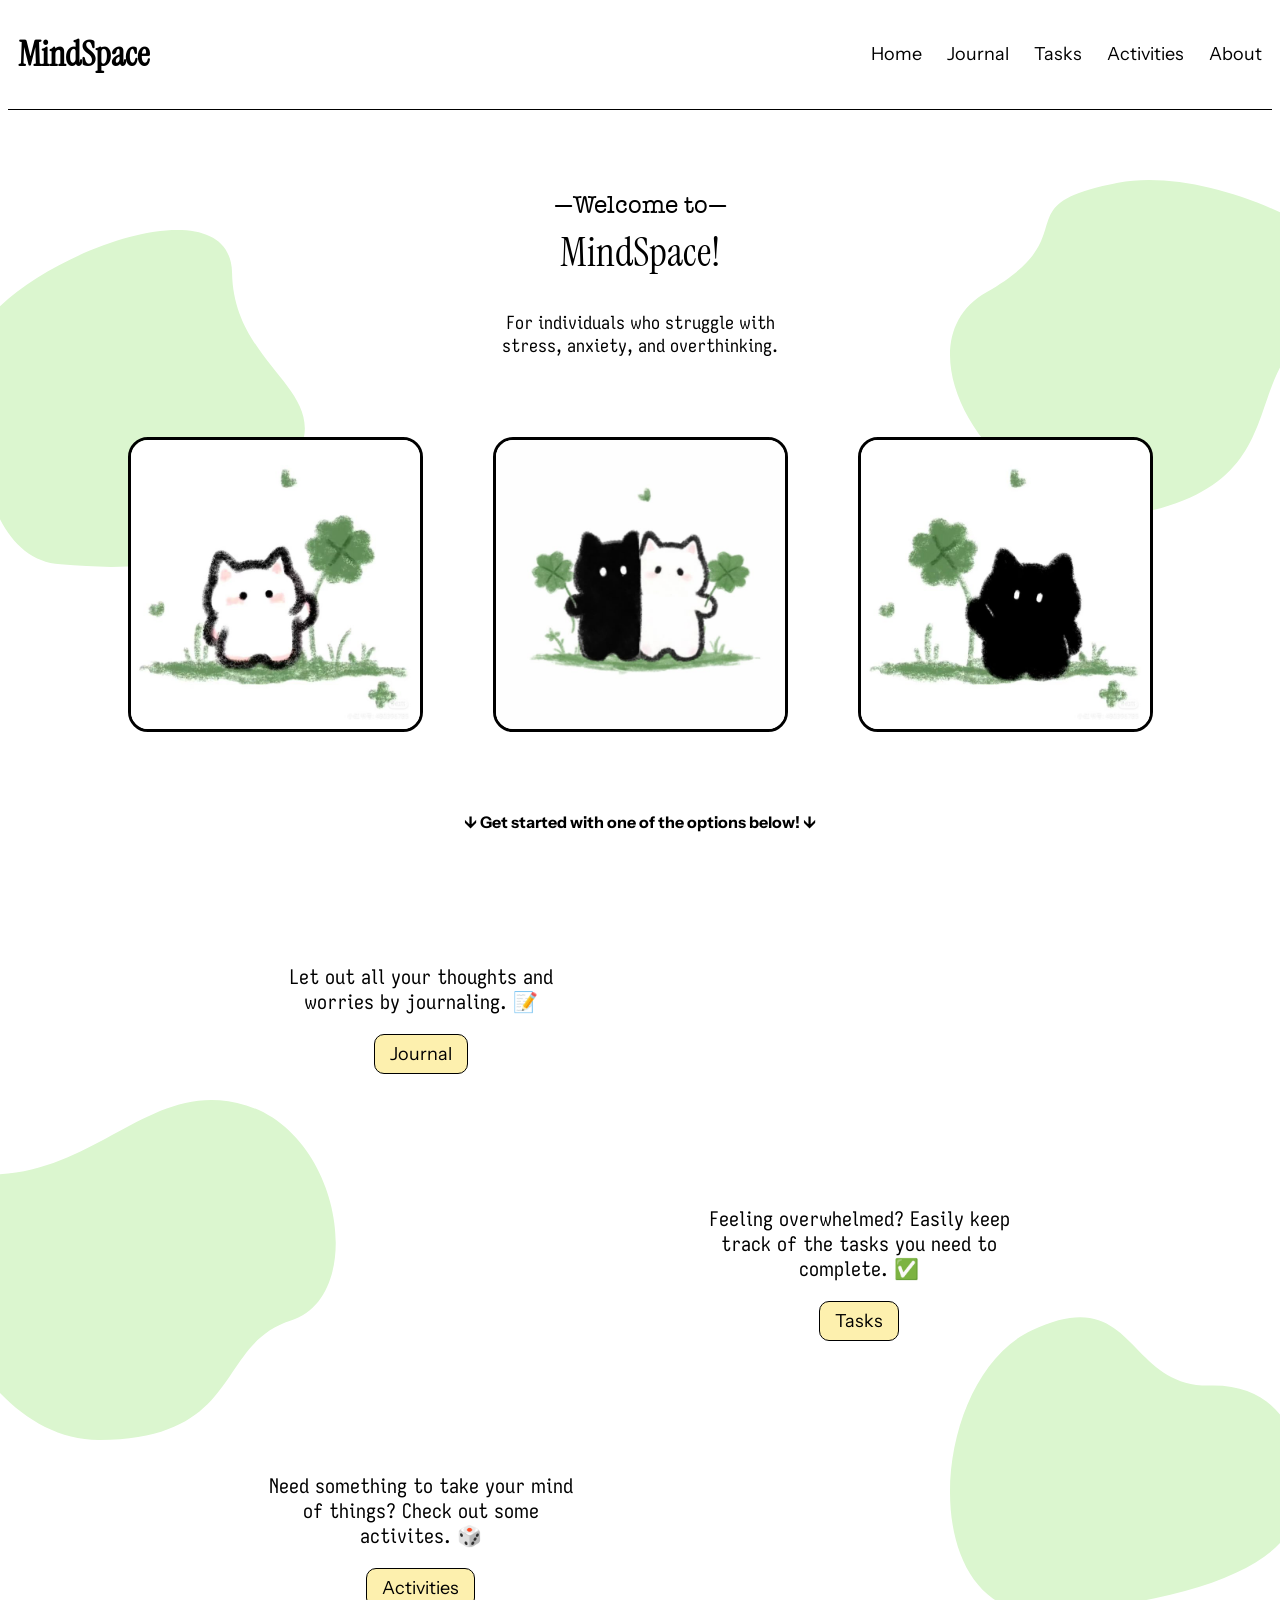
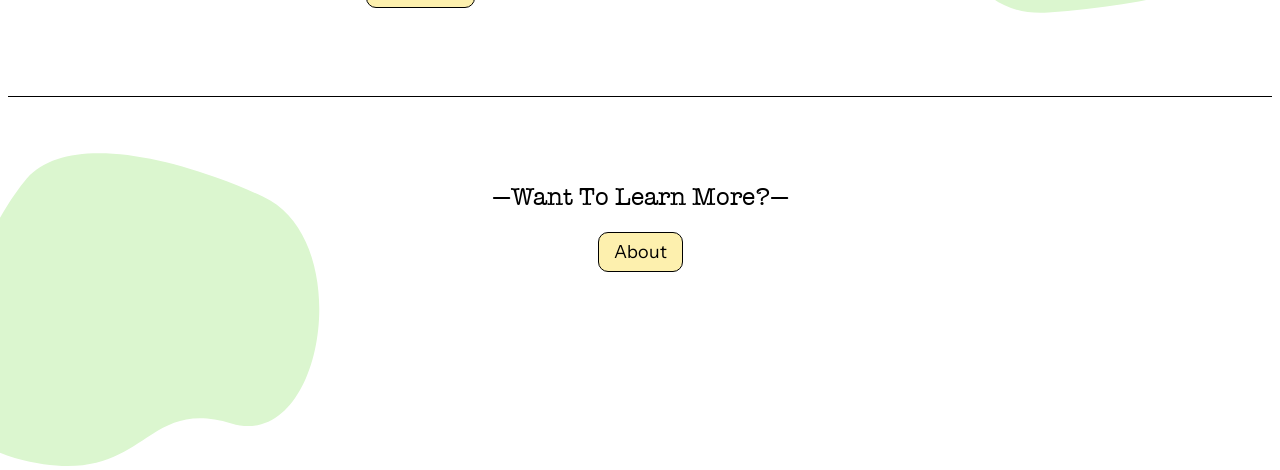
<file: index.html>
<!DOCTYPE html>
<html lang="en">
<head>
    <meta charset="UTF-8">
    <title>MindSpace</title>
    <link rel="stylesheet" href="styles.css">
</head>

<body>

    <div>
        <img src="./assets/vector1.svg" id="hvector1" alt="">
        <img src="./assets/vector2.svg" id="hvector2" alt="">
        <img src="./assets/vector3.svg" id="hvector3" alt="">
        <img src="./assets/vector4.svg" id="hvector4" alt="">
        <img src="./assets/vector5.svg" id="hvector5" alt="">
    </div>

    <div id="navbar">
        <h1>MindSpace</h1>

        <nav>
            <ul>
                <li><a href="index.html">Home</a></li>
                <li><a href ="journal.html">Journal</a></li>
                <li><a href ="tasks.html">Tasks</a></li>
                <li><a href ="activities.html">Activities</a></li>
                <li><a href ="about.html">About</a></li>
            </ul>
        </nav>
    </div>

    <hr>

    <div id="homeIntroText">
        <h2>—Welcome to—</h2>
        <h2 class="mindSpaceText">MindSpace!</h2>
        <p class="pageDescription">For individuals who struggle with stress, anxiety, and overthinking.</p>
     </div>

     <div id="homeImages">
        <img src="./images/homeImg1.jpg" class="homeImage"alt="">
        <img src="./images/homeImg2.jpg" class="homeImage"alt="">
        <img src="./images/homeImg3.jpg" class="homeImage"alt="">
     </div>

     <p id="websiteIntroText2"><b>↓ Get started with one of the options below! ↓</b></p>


     <div id="journalSection">
        <p id="journalText">Let out all your thoughts and worries by journaling. 📝</p>
        <button id="hJournalButton" onclick="location.href='journal.html'">Journal</button>
    </div>

    <div id="tasksSection">
        <p id="tasksText">Feeling overwhelmed? Easily keep track of the tasks you need to complete. ✅</p>
        <button id="hTasksButton" onclick="location.href='tasks.html'">Tasks</button>
    </div>

    <div id="activitiesSection">
        <p id="activitiesText">Need something to take your mind of things? Check out some activites. 🎲</p>
        <button id="hActivitiesButton" onclick="location.href='activities.html'">Activities</button>
    </div>

    <hr>

    <div id="aboutSection">
        <h2>—Want To Learn More?—</h2>
        <button id="aboutSelectionText" onclick="location.href='about.html'">About</button>
    </div>

    <script src="script.js"></script>

</body>

</html>
</file>
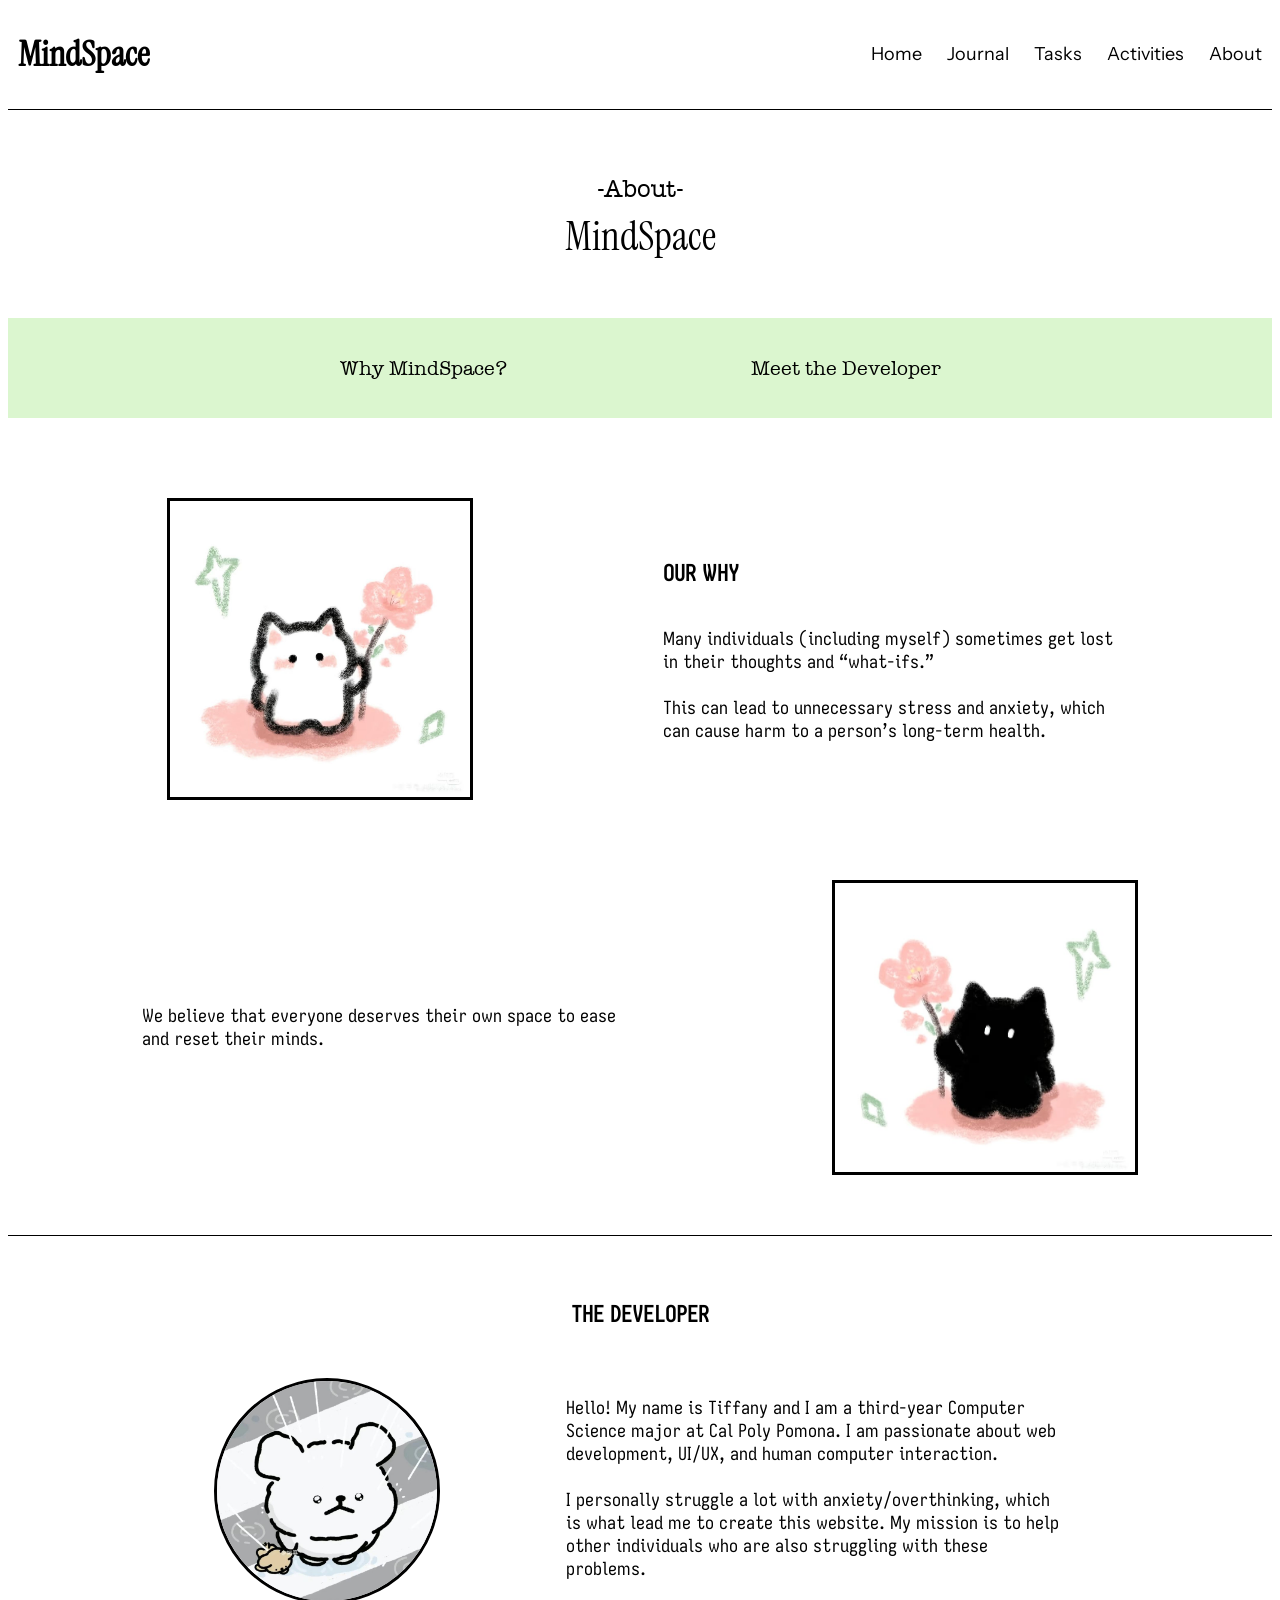
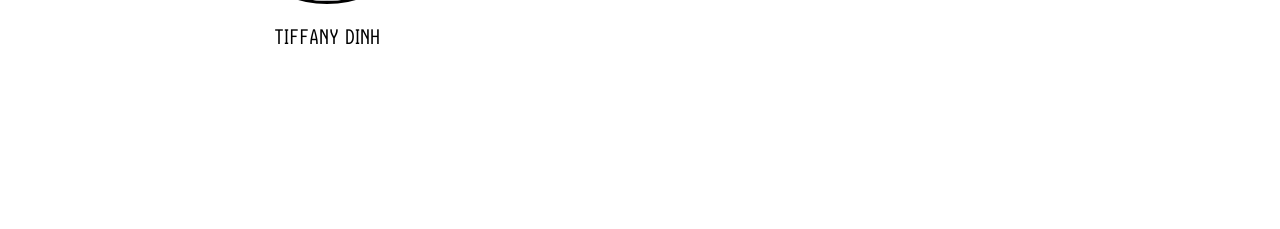
<file: about.html>
<!DOCTYPE html>
<html lang="en">
<head>
    <meta charset="UTF-8">
    <title>MindSpace</title>
    <link rel="stylesheet" href="styles.css">
</head>

<body>
    <div id="navbar">
        <h1>MindSpace</h1>

        <nav>
            <ul>
                <li><a href="index.html">Home</a></li>
                <li><a href ="journal.html">Journal</a></li>
                <li><a href ="tasks.html">Tasks</a></li>
                <li><a href ="activities.html">Activities</a></li>
                <li><a href ="about.html">About</a></li>
            </ul>
        </nav>
    </div>

    <hr>

    <div id="intro-text">
        <h2>-About-</h2>
        <h2 class="mindSpaceText">MindSpace</h2>
    </div>

    <div class="pageSelection">
        <a href="#scrollTo1" class="pageSelectionText" id="scrollTo1">Why MindSpace?</a>
        <a href="#theDeveloperText"class="pageSelectionText">Meet the Developer</a>
    </div>

    <div class="aboutDescription">

        <img src="./images/aboutImg1.jpg" class="aboutImage" alt="">

        <div class="aboutSectionAllText">

            <p id="aboutSection1Header">OUR WHY</p>

            <p class="aboutSectionText">
            Many individuals (including myself) sometimes get lost in their thoughts and “what-ifs.” 
            <br> <br>
            This can lead to unnecessary stress and anxiety, which can cause harm to a person’s long-term health.
        </p>
        </div>
    </div>


    <div class="aboutDescription">
        <p id="aboutSectionText2">We believe that everyone deserves their own space to ease and reset their minds.</p>
        
        <img src="./images/aboutImg2.jpg" class="aboutImage" alt="">
    </div>

    <hr>

    <p id="theDeveloperText">THE DEVELOPER</p>

    <div id="aboutDeveloperSection">
        <div id="developerInfo">
            <img src="./images/developerImg.jpg" id="developerImage"alt="Image of Developer">
            <p id="developerName">TIFFANY DINH</p>
        </div>

        <div id="developerInfoText">
            <p>
                Hello! My name is Tiffany and I am a third-year Computer Science major at Cal Poly Pomona. I am passionate about web development, UI/UX, and human computer interaction.
                <br> <br>
                I personally struggle a lot with anxiety/overthinking, which is what lead me to create this website. My mission is to help other individuals who are also struggling with these problems.
            </p>
        </div> 
    
    </div>

</body>

</html>
</file>
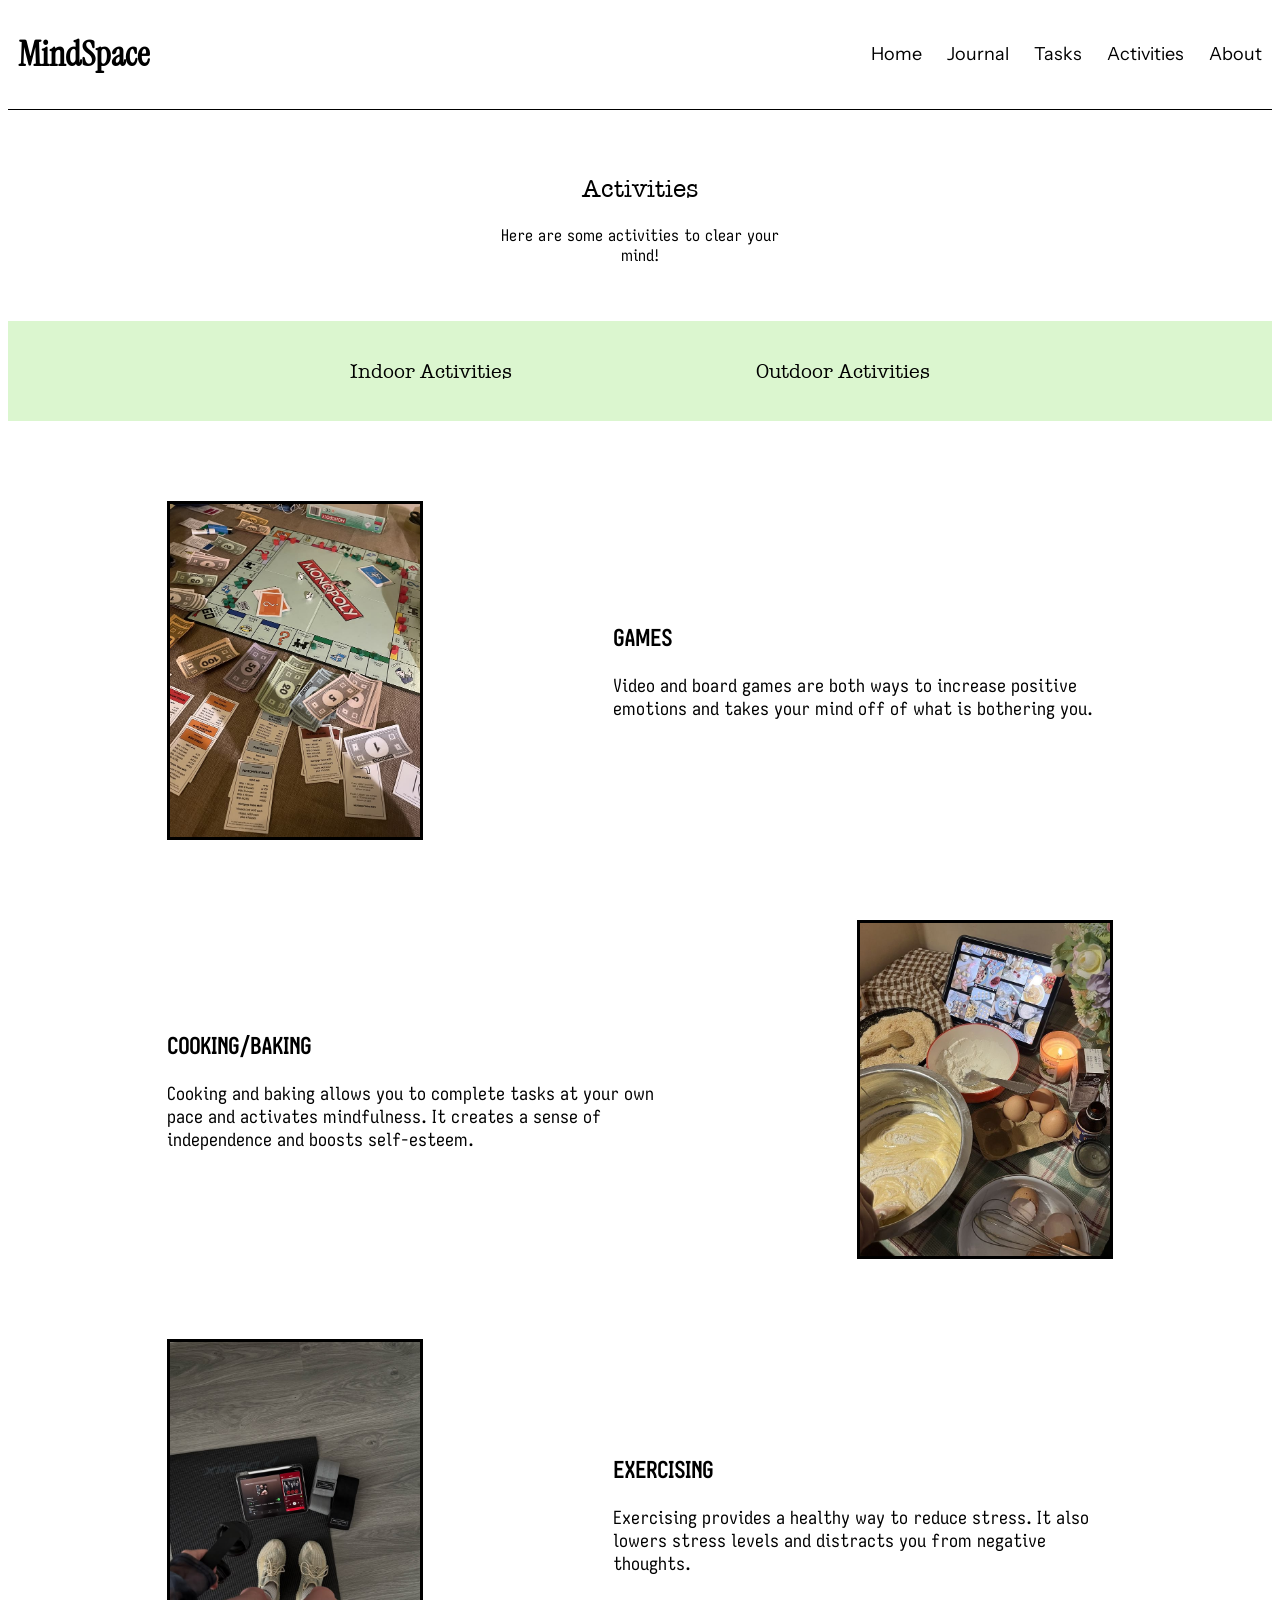
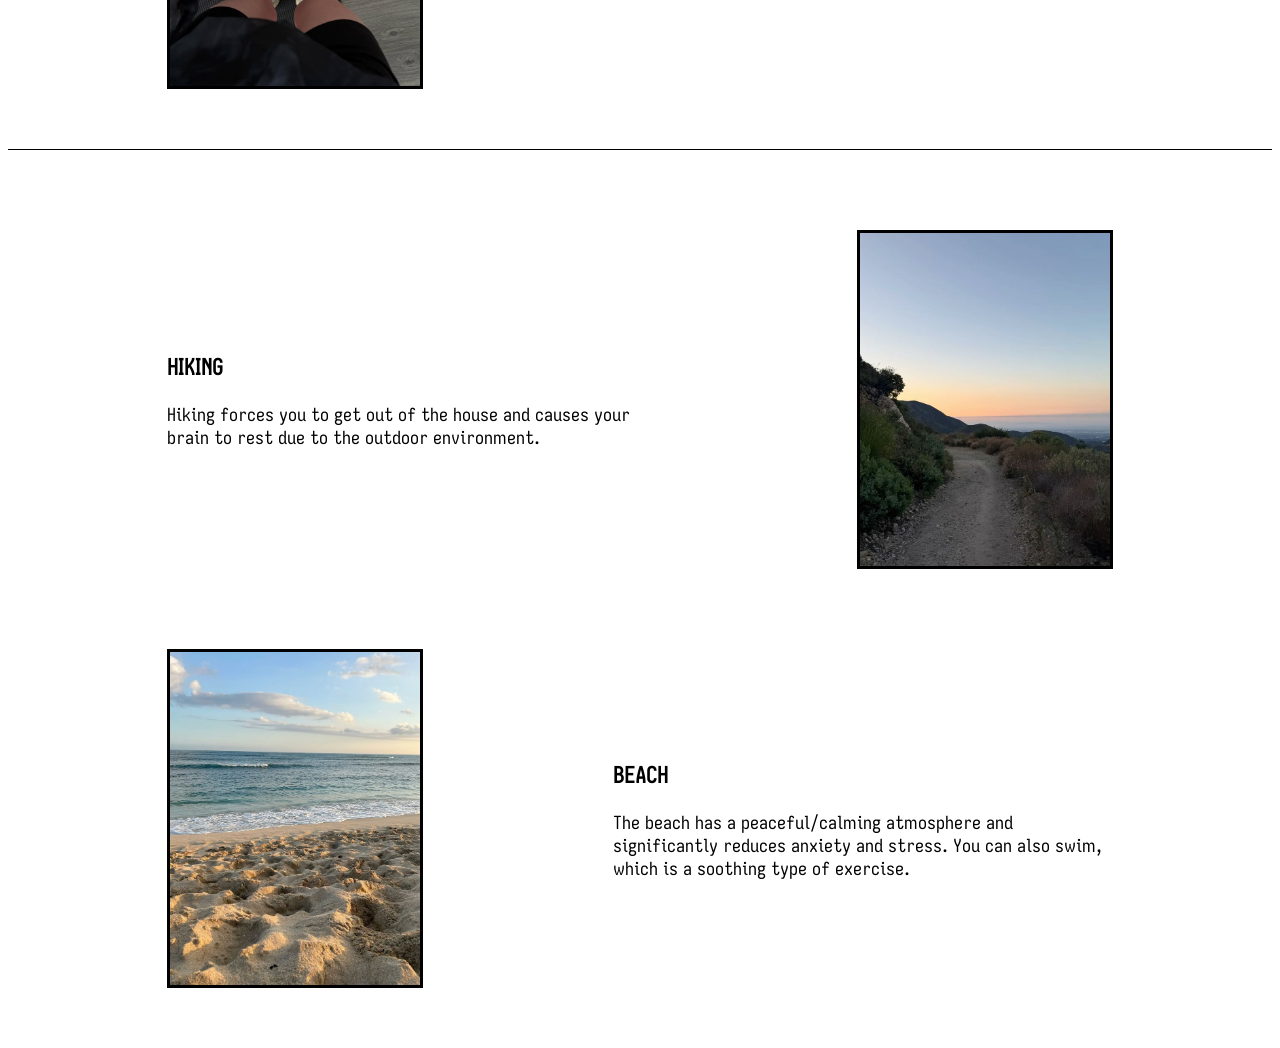
<file: activities.html>
<!DOCTYPE html>
<html lang="en">
<head>
    <meta charset="UTF-8">
    <title>MindSpace</title>
    <link rel="stylesheet" href="styles.css">
</head>

<body>
    <div id="navbar">
        <h1>MindSpace</h1>

        <nav>
            <ul>
                <li><a href="index.html">Home</a></li>
                <li><a href ="journal.html">Journal</a></li>
                <li><a href ="tasks.html">Tasks</a></li>
                <li><a href ="activities.html">Activities</a></li>
                <li><a href ="about.html">About</a></li>
            </ul>
        </nav>
    </div>

    <hr>

    <div id="intro-text">
        <h2>Activities</h2>
        <p class="pageDescription">Here are some activities to clear your mind!</p>
    </div>

    <div class="pageSelection">
        <a href="#scrollToIndoor" class="pageSelectionText" id="scrollToIndoor">Indoor Activities</a>
        <a href="#scrollToOutdoor" class="pageSelectionText">Outdoor Activities</a>
    </div>


    <div class="activitySection">

        <img src="./images/activitiesGames.jpg" class="activityImg" alt="">

        <div>
            <p class="activityHeader">GAMES</p>
            <p class="activityDescription">Video and board games are both ways to increase positive emotions and takes your mind off of what is bothering you. </p>
        </div>

    </div>

    <div class="activitySection">

        <div>
            <p class="activityHeader">COOKING/BAKING</p>
            <p class="activityDescription">Cooking and baking allows you to complete tasks at your own pace and activates mindfulness. It creates a sense of independence and boosts self-esteem. </p>
        </div>

        <img src="./images/activitiesBaking.jpg" class="activityImg" alt="">

    </div>

    <div class="activitySection">

        <img src="./images/activitiesExercising.jpg" class="activityImg" alt="">

        <div>
            <p class="activityHeader">EXERCISING</p>
            <p class="activityDescription">Exercising provides a healthy way to reduce stress. It also lowers stress levels and distracts you from negative thoughts.</p>
        </div>

    </div>

    <hr>

    <div class="activitySection">

        <div>
            <p class="activityHeader" id="scrollToOutdoor" >HIKING</p>
            <p class="activityDescription">Hiking forces you to get out of the house and causes your brain to rest due to the outdoor environment. </p>
        </div>

        <img src="./images/activitiesHiking.jpg" class="activityImg" alt="">

    </div>

    <div class="activitySection">

        <img src="./images/activitiesBeach.jpg" class="activityImg" alt="">

        <div>
            <p class="activityHeader">BEACH</p>
            <p class="activityDescription">The beach has a peaceful/calming atmosphere and significantly reduces anxiety and stress. You can also swim, which is a soothing type of exercise.</p>
        </div>

    </div>


</body>

</html>
</file>
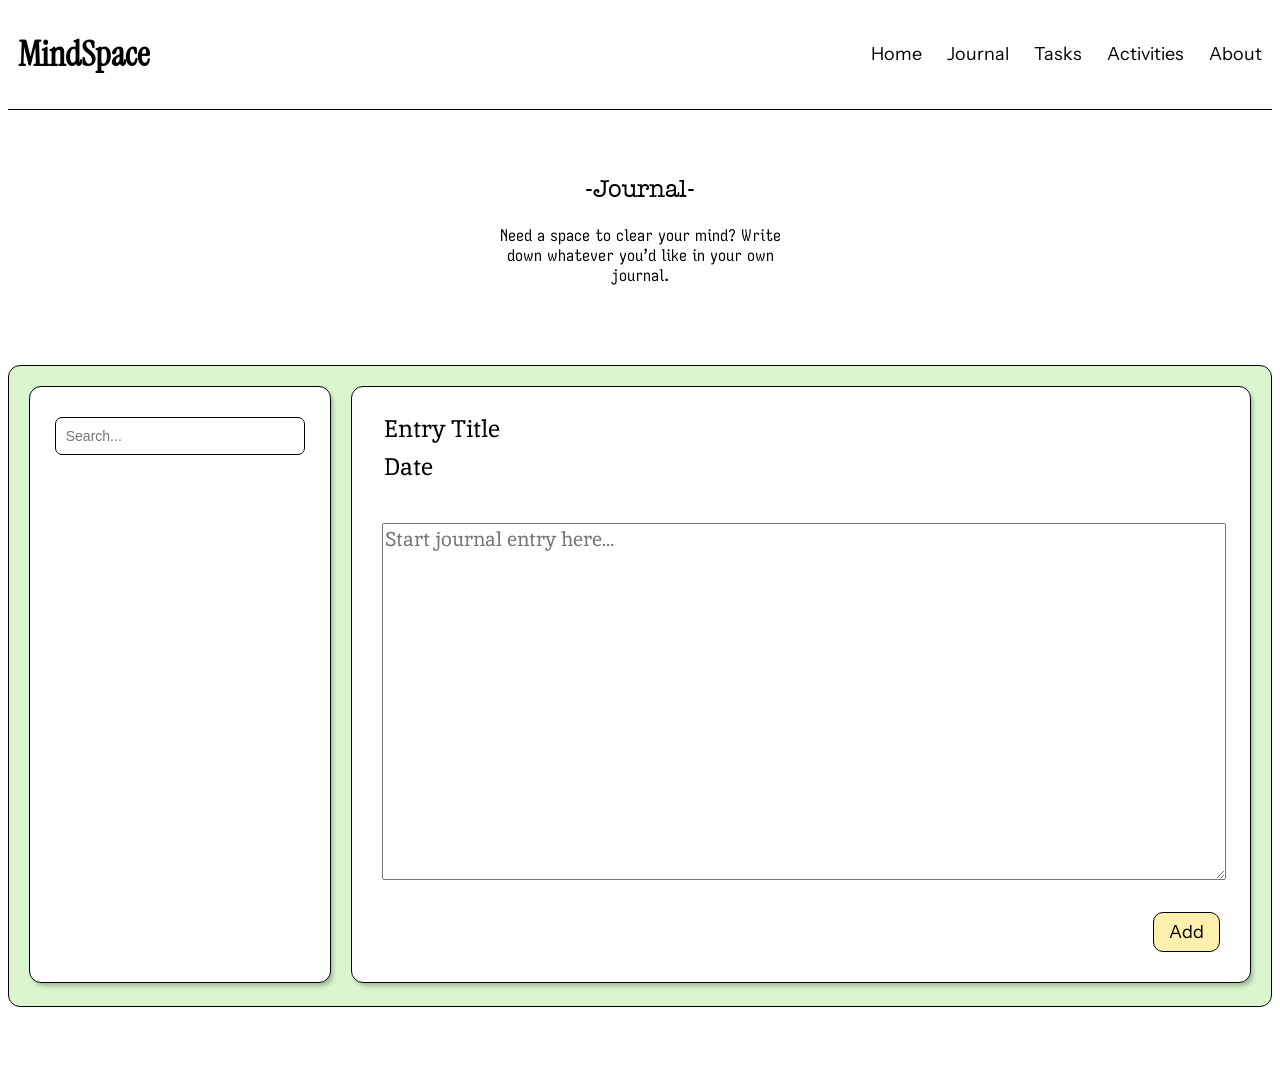
<file: journal.html>
<!DOCTYPE html>
<html lang="en">
<head>
    <meta charset="UTF-8">
    <title>MindSpace</title>
    <link rel="stylesheet" href="styles.css">
</head>

<body>

    <div id="navbar">
        <h1>MindSpace</h1>

        <nav>
            <ul>
                <li><a href="index.html">Home</a></li>
                <li><a href ="journal.html">Journal</a></li>
                <li><a href ="tasks.html">Tasks</a></li>
                <li><a href ="activities.html">Activities</a></li>
                <li><a href ="about.html">About</a></li>
            </ul>
        </nav>
    </div>

    <hr>

    <div class="introText">
        <h2>-Journal-</h2>
        <p class="pageDescription">Need a space to clear your mind? Write down whatever you’d like in your own journal.</p>
    </div>

    <div id="journalContainer">
        
        <div id="containers">
            <div id="entriesContainer">
                <input type="text" name="search" id="searchInput" placeholder="Search...">

                <div>
                    <ul id="entries">
                        <!-- <li><span>Jan 16, 2026</span><br>Bro, I'm Cooked</li> 
                        <li><span>March 01, 2026</span><br>Another Long Day</li>
                        <li><span>June 24, 2026</span><br>Stressed at Work</li>
                        -->
                    </ul>
                </div>

            </div>

            <div id="newEntryContainer">
                <input type="text" name="entryTitle" id="entryTitleInput" placeholder="Entry Title">
                <br>
                <input type="text" name="date" id="dateInput" placeholder="Date">
                <textarea name="entry" id="entryInput" placeholder="Start journal entry here..."></textarea>

                <button onclick="addEntry()" id="addEntryButton">Add</button>
            </div>
        </div>

    </div>

    <script src="journal.js"></script>

</body>

</html>
</file>
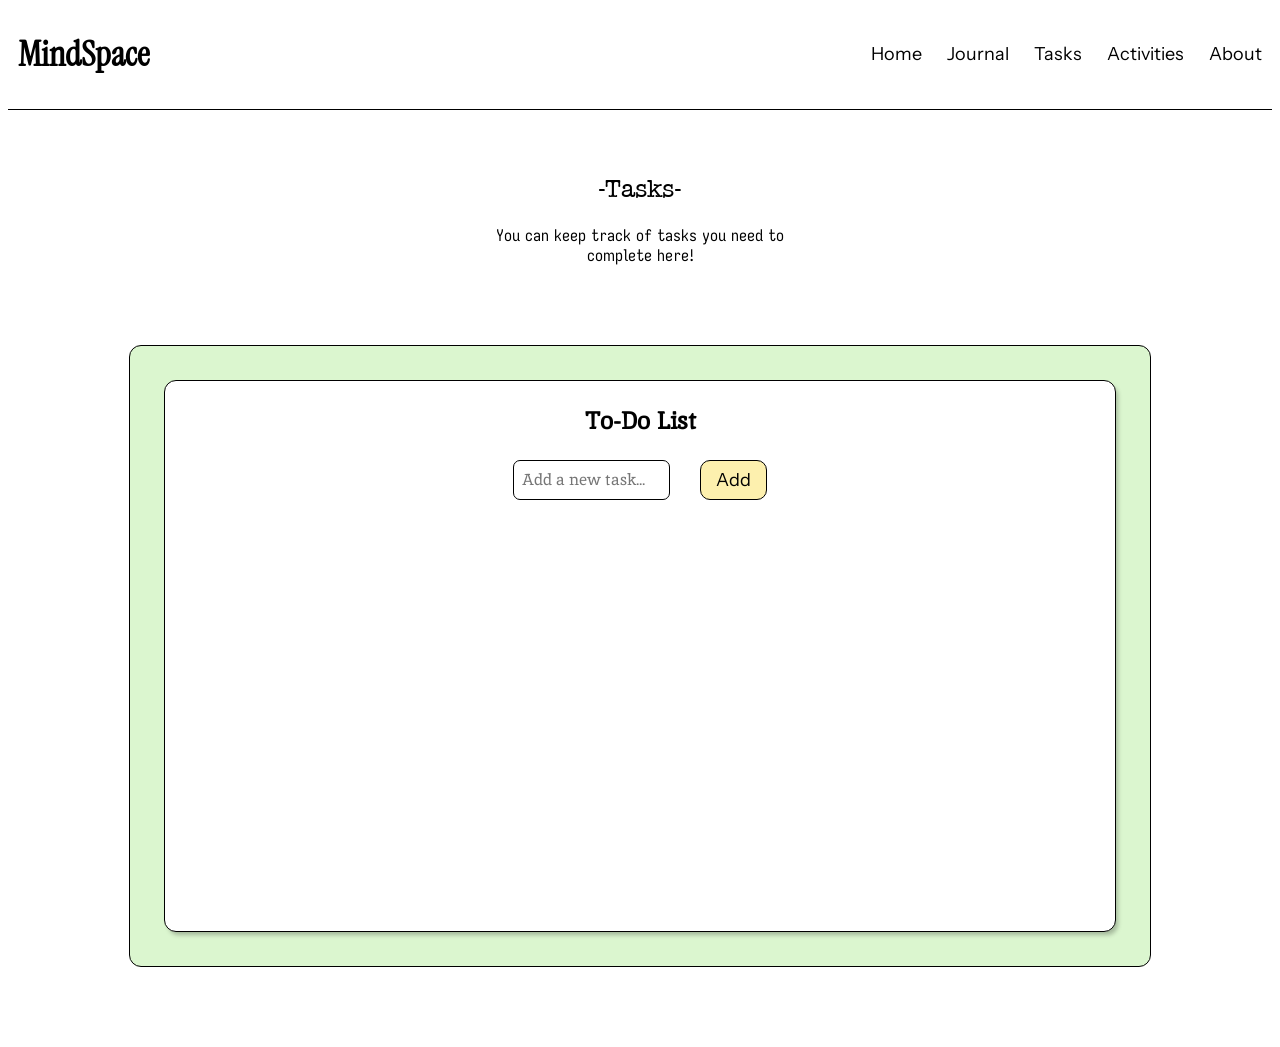
<file: tasks.html>
<!DOCTYPE html>
<html lang="en">
<head>
    <meta charset="UTF-8">
    <title>MindSpace</title>
    <link rel="stylesheet" href="styles.css">
</head>

<body>
    <div id="navbar">
        <h1>MindSpace</h1>

        <nav>
            <ul>
                <li><a href="index.html">Home</a></li>
                <li><a href ="journal.html">Journal</a></li>
                <li><a href ="tasks.html">Tasks</a></li>
                <li><a href ="activities.html">Activities</a></li>
                <li><a href ="about.html">About</a></li>
            </ul>
        </nav>
    </div>

    <hr>

    <div id="intro-text">
        <h2>-Tasks-</h2>
        <p class="pageDescription">You can keep track of tasks you need to complete here!</p>
    </div>

    <div id="to-doContainer">
        <div id="to-doList">
            <h3>To-Do List</h3>

            <div class="row">
                <input type="text" name="task" id="inputTask" placeholder="Add a new task...">
            <button onclick="addTask()">Add</button>
            </div>

            <div>
                <ul id="tasksContainer">
                    <!-- <li>Task</li> -->
                </ul>
            </div>

        </div>
    </div>

    <script src="tasks.js"></script>

</body>

</html>
</file>
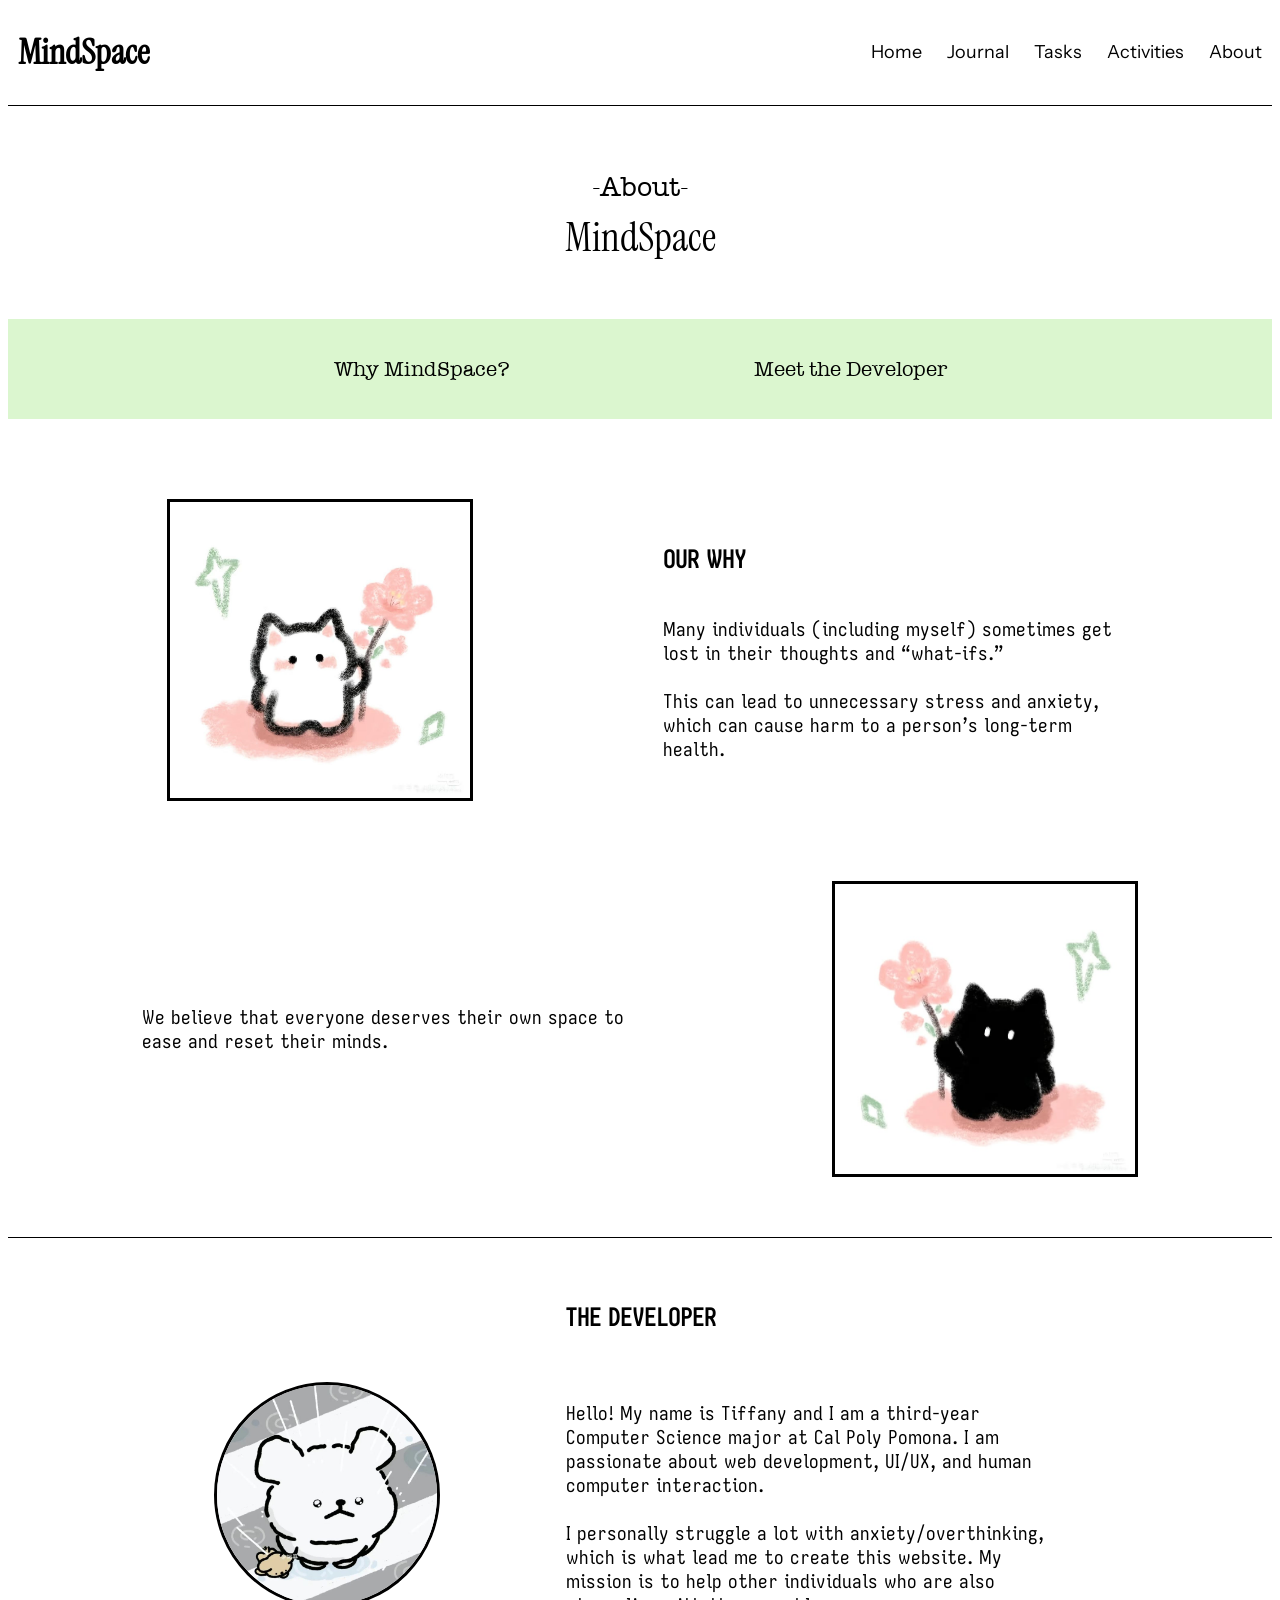
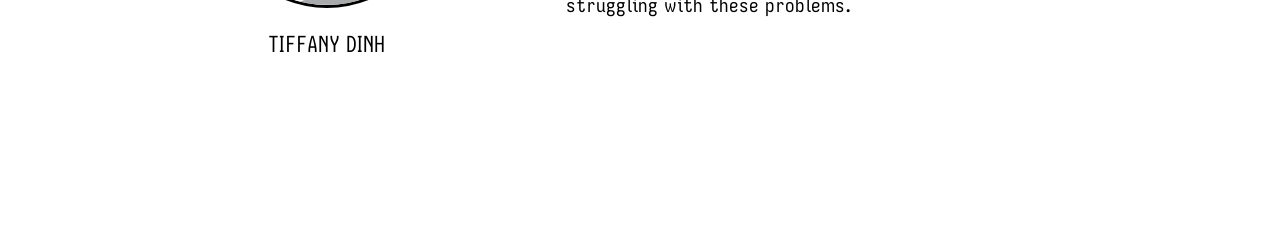
<file: docs/about.html>
<!DOCTYPE html>
<html lang="en">
<head>
    <meta charset="UTF-8">
    <title>MindSpace</title>
    <link rel="stylesheet" href="styles.css">
</head>

<body>
    <div id="navbar">
        <h1><a href="index.html">MindSpace</a></h1>

        <nav>
            <ul>
                <li><a href="index.html">Home</a></li>
                <li><a href ="journal.html">Journal</a></li>
                <li><a href ="tasks.html">Tasks</a></li>
                <li><a href ="activities.html">Activities</a></li>
                <li><a href ="about.html">About</a></li>
            </ul>
        </nav>
    </div>

    <hr>

    <div id="intro-text">
        <h2>-About-</h2>
        <h2 class="mindSpaceText">MindSpace</h2>
    </div>

    <div class="pageSelection">
        <a href="#scrollTo1" class="pageSelectionText" id="scrollTo1">Why MindSpace?</a>
        <a href="#theDeveloperText"class="pageSelectionText">Meet the Developer</a>
    </div>

    <div class="aboutDescription">

        <img src="./images/aboutImg1.jpg" class="aboutImage" alt="">

        <div class="aboutSectionAllText">

            <p id="aboutSection1Header">OUR WHY</p>

            <p class="aboutSectionText">
            Many individuals (including myself) sometimes get lost in their thoughts and “what-ifs.” 
            <br> <br>
            This can lead to unnecessary stress and anxiety, which can cause harm to a person’s long-term health.
        </p>
        </div>
    </div>


    <div class="aboutDescription">
        <p id="aboutSectionText2">We believe that everyone deserves their own space to ease and reset their minds.</p>
        
        <img src="./images/aboutImg2.jpg" class="aboutImage" alt="">
    </div>

    <hr>

    <p id="theDeveloperText">THE DEVELOPER</p>

    <div id="aboutDeveloperSection">
        <div id="developerInfo">
            <img src="./images/developerImg.jpg" id="developerImage"alt="Image of Developer">
            <p id="developerName">TIFFANY DINH</p>
        </div>

        <div id="developerInfoText">
            <p>
                Hello! My name is Tiffany and I am a third-year Computer Science major at Cal Poly Pomona. I am passionate about web development, UI/UX, and human computer interaction.
                <br> <br>
                I personally struggle a lot with anxiety/overthinking, which is what lead me to create this website. My mission is to help other individuals who are also struggling with these problems.
            </p>
        </div> 
    
    </div>

</body>

</html>
</file>
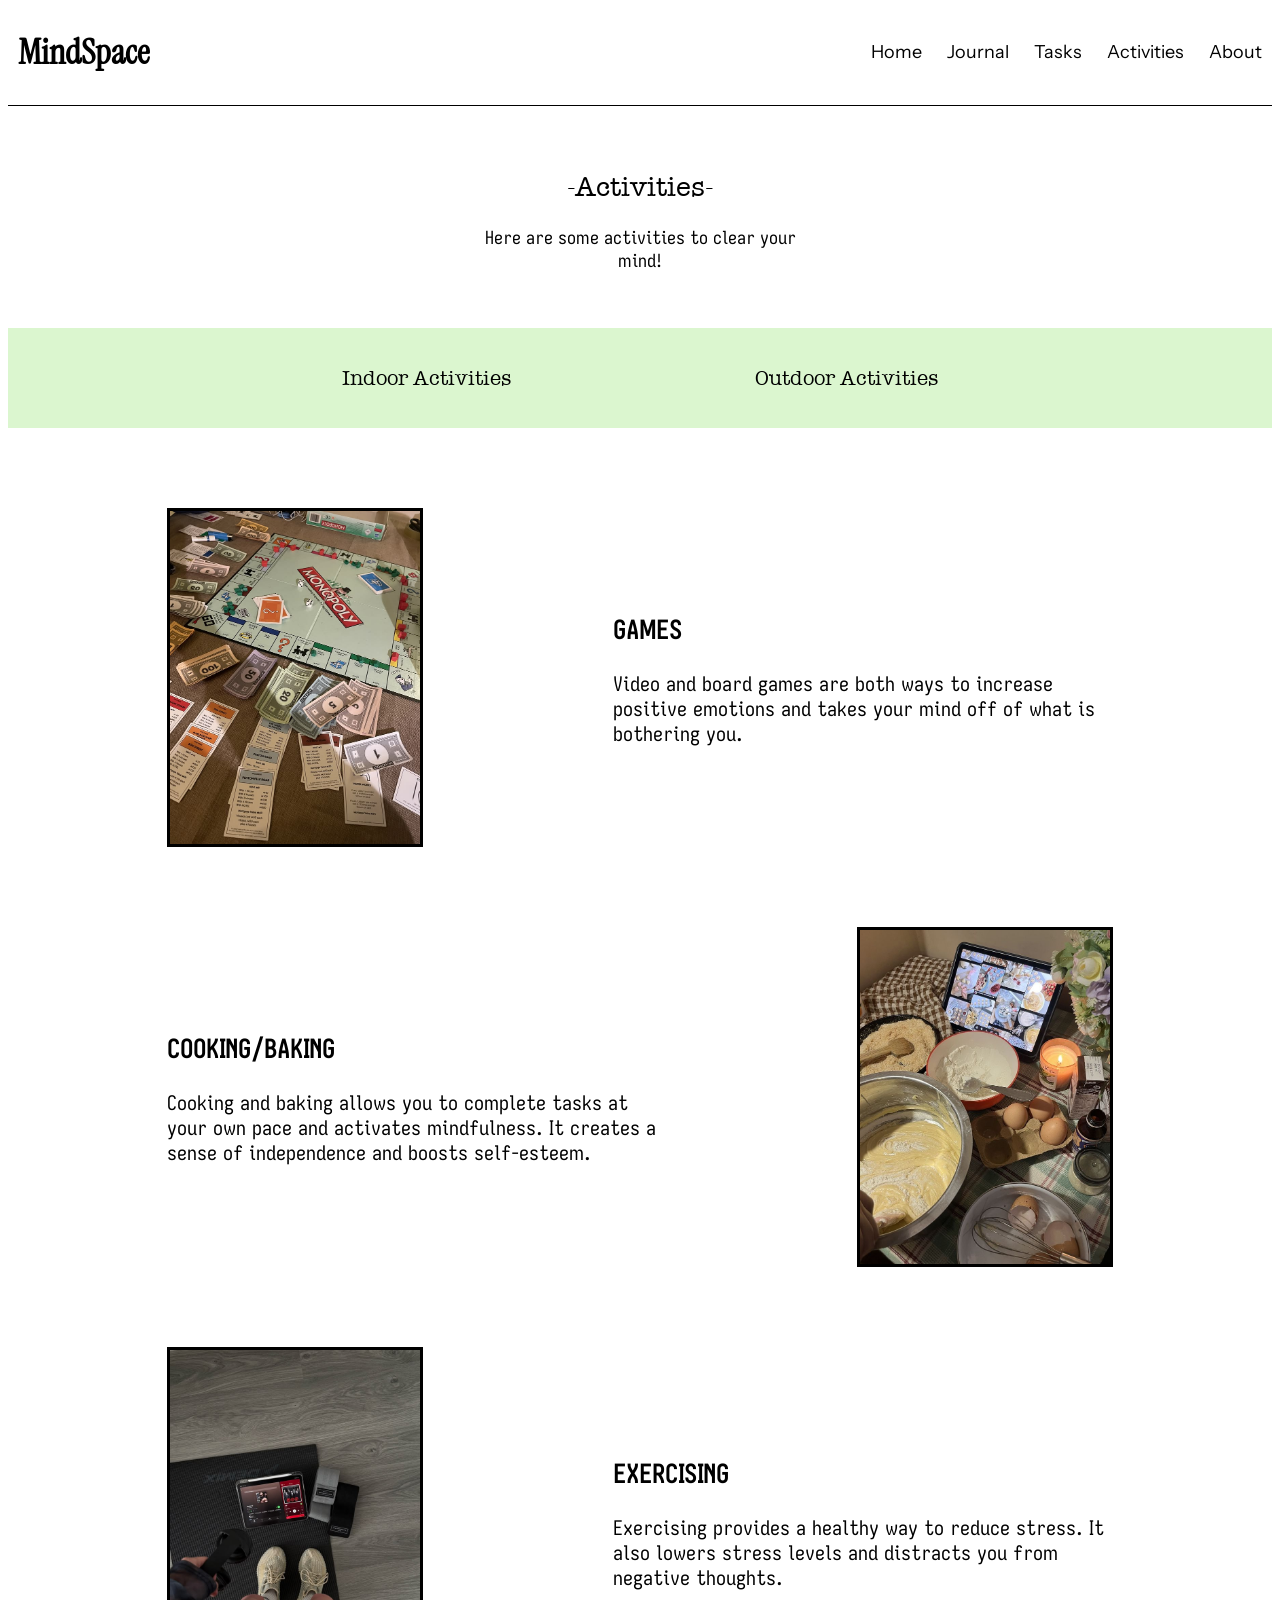
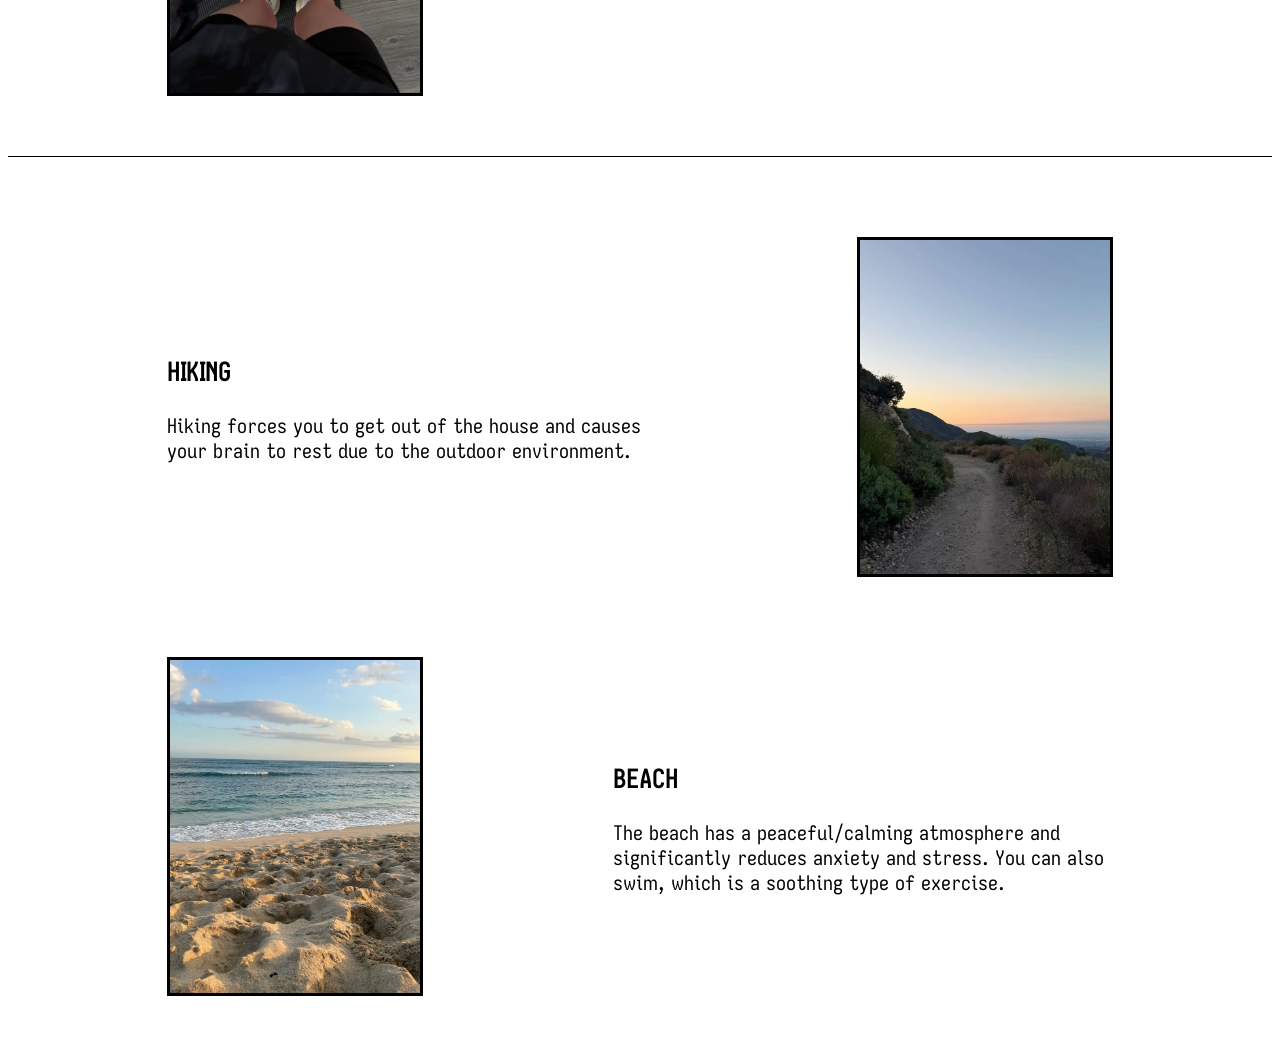
<file: docs/activities.html>
<!DOCTYPE html>
<html lang="en">
<head>
    <meta charset="UTF-8">
    <title>MindSpace</title>
    <link rel="stylesheet" href="styles.css">
</head>

<body>
    <div id="navbar">
        <h1><a href="index.html">MindSpace</a></h1>

        <nav>
            <ul>
                <li><a href="index.html">Home</a></li>
                <li><a href ="journal.html">Journal</a></li>
                <li><a href ="tasks.html">Tasks</a></li>
                <li><a href ="activities.html">Activities</a></li>
                <li><a href ="about.html">About</a></li>
            </ul>
        </nav>
    </div>

    <hr>

    <div id="intro-text">
        <h2>-Activities-</h2>
        <p class="pageDescription">Here are some activities to clear your mind!</p>
    </div>

    <div class="pageSelection">
        <a href="#scrollToIndoor" class="pageSelectionText" id="scrollToIndoor">Indoor Activities</a>
        <a href="#scrollToOutdoor" class="pageSelectionText">Outdoor Activities</a>
    </div>


    <div class="activitySection">

        <img src="./images/activitiesGames.jpg" class="activityImg" alt="">

        <div>
            <p class="activityHeader">GAMES</p>
            <p class="activityDescription">Video and board games are both ways to increase positive emotions and takes your mind off of what is bothering you. </p>
        </div>

    </div>

    <div class="activitySection">

        <div>
            <p class="activityHeader">COOKING/BAKING</p>
            <p class="activityDescription">Cooking and baking allows you to complete tasks at your own pace and activates mindfulness. It creates a sense of independence and boosts self-esteem. </p>
        </div>

        <img src="./images/activitiesBaking.jpg" class="activityImg" alt="">

    </div>

    <div class="activitySection">

        <img src="./images/activitiesExercising.jpg" class="activityImg" alt="">

        <div>
            <p class="activityHeader">EXERCISING</p>
            <p class="activityDescription">Exercising provides a healthy way to reduce stress. It also lowers stress levels and distracts you from negative thoughts.</p>
        </div>

    </div>

    <hr>

    <div class="activitySection">

        <div>
            <p class="activityHeader" id="scrollToOutdoor" >HIKING</p>
            <p class="activityDescription">Hiking forces you to get out of the house and causes your brain to rest due to the outdoor environment. </p>
        </div>

        <img src="./images/activitiesHiking.jpg" class="activityImg" alt="">

    </div>

    <div class="activitySection">

        <img src="./images/activitiesBeach.jpg" class="activityImg" alt="">

        <div>
            <p class="activityHeader">BEACH</p>
            <p class="activityDescription">The beach has a peaceful/calming atmosphere and significantly reduces anxiety and stress. You can also swim, which is a soothing type of exercise.</p>
        </div>

    </div>


</body>

</html>
</file>
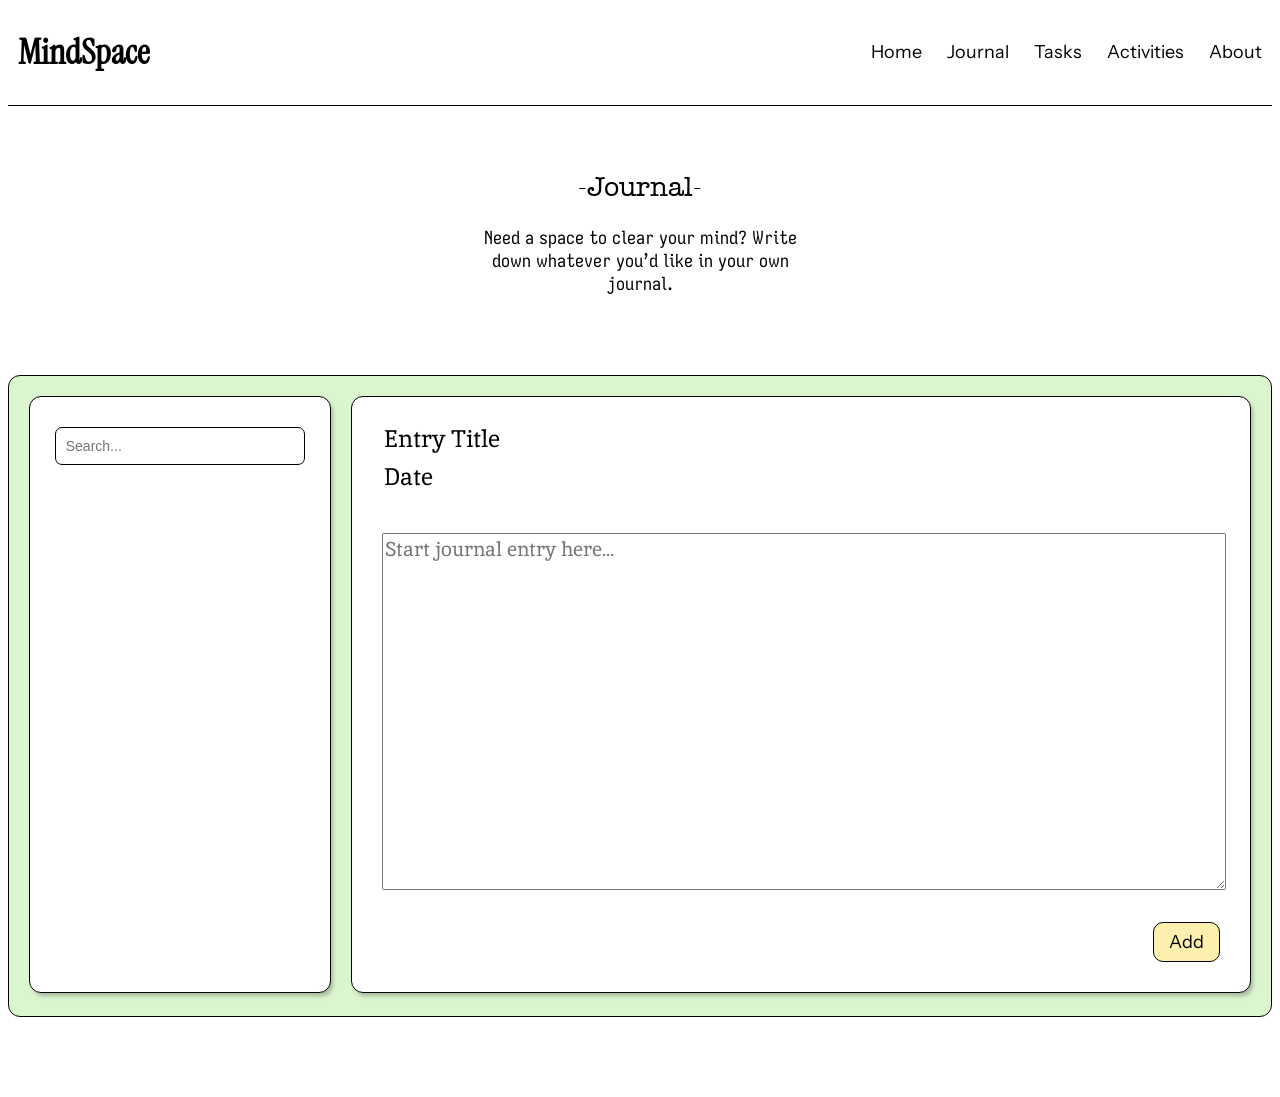
<file: docs/journal.html>
<!DOCTYPE html>
<html lang="en">
<head>
    <meta charset="UTF-8">
    <title>MindSpace</title>
    <link rel="stylesheet" href="styles.css">
</head>

<body>

    <div id="navbar">
        <h1><a href="index.html">MindSpace</a></h1>

        <nav>
            <ul>
                <li><a href="index.html">Home</a></li>
                <li><a href ="journal.html">Journal</a></li>
                <li><a href ="tasks.html">Tasks</a></li>
                <li><a href ="activities.html">Activities</a></li>
                <li><a href ="about.html">About</a></li>
            </ul>
        </nav>
    </div>

    <hr>

    <div class="introText">
        <h2>-Journal-</h2>
        <p class="pageDescription">Need a space to clear your mind? Write down whatever you’d like in your own journal.</p>
    </div>

    <div id="journalContainer">
        
        <div id="containers">
            <div id="entriesContainer">
                <input type="text" name="search" id="searchInput" placeholder="Search...">

                <div>
                    <ul id="entries">
                        <!-- <li><span>Jan 16, 2026</span><br>Bro, I'm Cooked</li> 
                        <li><span>March 01, 2026</span><br>Another Long Day</li>
                        <li><span>June 24, 2026</span><br>Stressed at Work</li>
                        -->
                    </ul>
                </div>

            </div>

            <div id="newEntryContainer">
                <input type="text" name="entryTitle" id="entryTitleInput" placeholder="Entry Title">
                <br>
                <input type="text" name="date" id="dateInput" placeholder="Date">
                <textarea name="entry" id="entryInput" placeholder="Start journal entry here..."></textarea>

                <button onclick="addEntry()" id="addEntryButton">Add</button>
            </div>
        </div>

    </div>

    <script src="journal.js"></script>

</body>

</html>
</file>
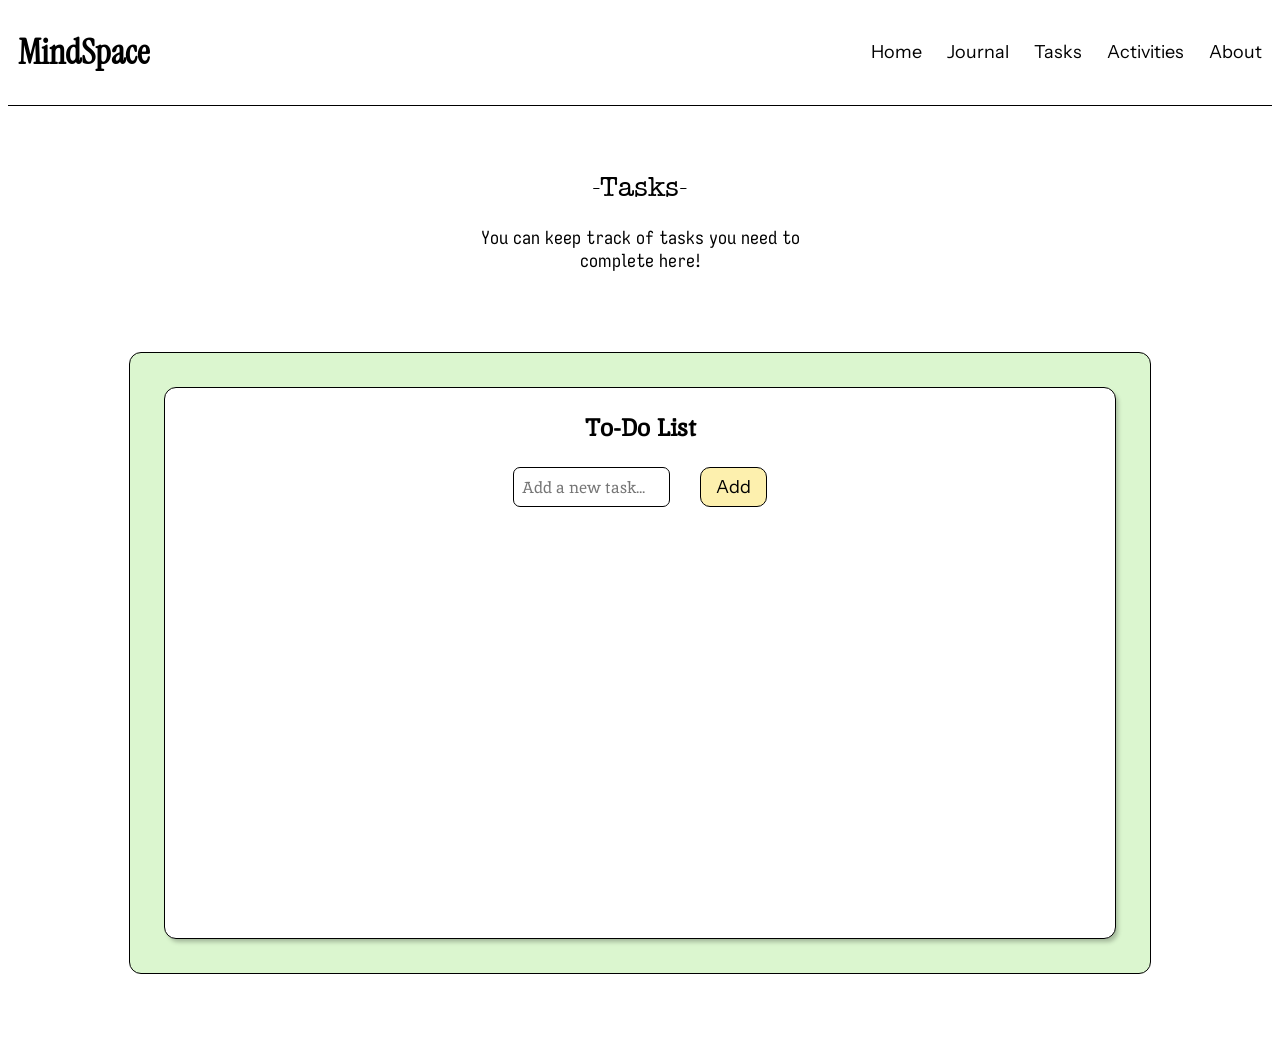
<file: docs/tasks.html>
<!DOCTYPE html>
<html lang="en">
<head>
    <meta charset="UTF-8">
    <title>MindSpace</title>
    <link rel="stylesheet" href="styles.css">
</head>

<body>
    <div id="navbar">
        <h1><a href="index.html">MindSpace</a></h1>

        <nav>
            <ul>
                <li><a href="index.html">Home</a></li>
                <li><a href ="journal.html">Journal</a></li>
                <li><a href ="tasks.html">Tasks</a></li>
                <li><a href ="activities.html">Activities</a></li>
                <li><a href ="about.html">About</a></li>
            </ul>
        </nav>
    </div>

    <hr>

    <div id="intro-text">
        <h2>-Tasks-</h2>
        <p class="pageDescription">You can keep track of tasks you need to complete here!</p>
    </div>

    <div id="to-doContainer">
        <div id="to-doList">
            <h3>To-Do List</h3>

            <div class="row">
                <input type="text" name="task" id="inputTask" placeholder="Add a new task...">
            <button onclick="addTask()">Add</button>
            </div>

            <div>
                <ul id="tasksContainer">
                    <!-- <li>Task</li> -->
                </ul>
            </div>

        </div>
    </div>

    <script src="tasks.js"></script>

</body>

</html>
</file>
<file: styles.css>
/* Custom Fonts */

@font-face {
    font-family: InstrumentSerif;
    src: url("./fonts/InstrumentSerif.ttf");
}

@font-face {
    font-family: InstrumentSans;
    src: url("./fonts/InstrumentSans.ttf");
}

@font-face {
    font-family: AmericanTypewriter;
    src: url("./fonts/AmericanTypewriter.ttf");
}

@font-face {
    font-family: IosevkaCharon;
    src: url("./fonts/IosevkaCharon.ttf");
}

@font-face {
    font-family: IosevkaCharon;
    src: url("./fonts/IosevkaCharon.ttf");
}

@font-face {
    font-family: Inika;
    src: url("./fonts/Inika.ttf");
}


html,
body {
    scroll-behavior: smooth;
}

/* ---------------- Home Page ----------------*/

/* Vectors */
#hvector1 {
    position: absolute;
    width: 330px;
    left: auto;
    right: 0;
    top: 180px;
    z-index: -1;
}

#hvector2 {
    position: absolute;
    width: 330px;
    height: 336.95px;
    left: 0;
    right: auto;
    top: 230px;
    z-index: -1;
}

#hvector3 {
    position: absolute;
    width: 340px;
    height: 340px;
    left: 0;
    right: auto;
    top: 1100px;
    z-index: -1;
}

#hvector4 {
    position: absolute;
    width: 330px;
    height: 330px;
    right: 0;
    left: auto;
    top: 1300px;
    z-index: -1;
}

#hvector5 {
    position: absolute;
    width: 320px;
    height: 320px;
    left: 0;
    right: auto;
    top: 1750px;
    z-index: -1;
}

.homeImage {
    width: 289px;
    height: auto;
    border: 3px solid black;
    border-radius: 20px;
}

#homeImages {
    display: flex;
    gap: 70px;
    justify-content: center;    /* Centers horizontally */
    margin-bottom: 5rem;
}

h1 {
    font-family: InstrumentSerif;
    font-size: 35px;
    margin-left: 10px;
}

nav ul {
    display: flex;
    list-style: none;
    gap: 15px
}

ul a {
    text-decoration: none;
    color: black;
    font-size: 18px;
    font-family: InstrumentSans;
    margin-right: 10px;
}

ul a:hover {
    text-decoration: underline;
}

#navbar {
    display: flex;
    align-items: center;     /* Center vertically (if parent has height) */
    justify-content: space-between;
}

hr {
    height: 1px;
    background-color: black;
    border: none;
    margin-bottom: 4rem;
}

#homeIntroText {
    margin-bottom: 5rem;
    margin-top: 5rem;
    font-size: 18px;
    text-align: center;
}

h2 {
    font-family: AmericanTypewriter;
    text-align: center;
    font-size: 25px;
    font-weight: lighter;
}

.mindSpaceText {
    font-family: InstrumentSerif;
    font-size: 40px;
    margin-top: -15px;
}

.pageDescription {
    font-family: IosevkaCharon;
    max-width: 20rem;
    margin: auto;
    text-align: center;
}

#websiteIntroText2 {
    font-family: InstrumentSans;
    font-size: 16px;
    margin-top: 5rem;
    margin-bottom: 7rem;
    text-align: center; /* Horizontal alignment */

}

/* Text for all sections */
#journalText,
#tasksText,
#activitiesText {
    font-family: IosevkaCharon;
    text-align: center;
    font-size: 20px;
}

/* Journal */

#journalSection {
    display: flex;
    flex-direction: column;
    width: 20rem;
    margin-left: 20%;
    margin-right: auto;
}

/* Tasks */

#tasksSection {
    margin-top: 7rem;
    margin-right: 20%;
    margin-left: auto;
    display: flex;
    flex-direction: column;
    width: 20rem;
}

/* Activities */

#activitiesSection {
    display: flex;
    flex-direction: column;
    width: 20rem;
    margin-left: 20%;
    margin-top: 7rem;
}

#hActivitiesButton {
    margin-bottom: 80px;
}

/* All buttons */
button {
    font-family: InstrumentSans;
    font-size: 18px;
    width: fit-content;
    height: fit-content;
    align-self: center;
    background-color: #fdf0ae;
    border: solid black 1px;
    border-radius: 10px;
    padding: 8px 15px 8px 15px;
    transition: transform 0.2s ease-in-out; /* Smooth animation for transforming */

}

button:hover {
    cursor: pointer;
    transform: scale(1.1);  /* Scale up by 10% */
}

#aboutSection {
    display: flex;
    flex-direction: column;
}

#hAboutButton {
    margin-top: 10px;
    margin-bottom: 7rem;
}


/* ---------------- About Page ---------------- */

.pageSelection {
    margin-top: 3.5rem;
    display: flex;
    min-width: 100vh;
    gap: 14rem;
    justify-content: center;
    font-family: AmericanTypewriter;
    font-size: 17px;
    background-color: #DBF6CF;
}

.pageSelectionText {
    margin: 0;
    height: 80px;
    padding: 10px;
    text-align: center;
    display: flex;
    align-items: center;
    text-decoration: none;
    font-size: 20px;
    color: black;
}

.pageSelectionText:hover {
    cursor: pointer;
    color: white;
    background-color: #B6DAA7;
}

/* Why MindSpace Section */

.aboutSectionText {
    text-align: left;
    font-size: 18px;
    font-family: IosevkaCharon;
}

#aboutSection1Header {
    text-align: left;
    font-size: 22px;
    font-weight: bolder;
    font-family: IosevkaCharon;
}

.aboutImage {
    width: 300px;
    height: auto;
    border: 3px solid black;
}

.aboutDescription {
    display: flex;
    margin-top: 5rem;
    gap: 15%;
    justify-content: center;
    align-items: center;
    margin-bottom: 60px;
}

.aboutSectionAllText {
    display: flex;
    flex-direction: column;
    max-width: 450px;
}

#aboutSectionText2 {
    max-width: 500px;
    text-align: left;
    font-size: 18px;
    font-family: IosevkaCharon;
}


/* Meet the Developer Section */

#theDeveloperText {
    margin-top: 50px;
    font-size: 22px;
    font-weight: bolder;
    font-family: IosevkaCharon;
    text-align: center;
}

#developerImage {
    width: 220px;
    height: auto;
    border-radius: 200px;
    border: 3px solid black;
}

#developerName {
    font-family: IosevkaCharon;
    font-size: 20px;
}

#developerInfo {
    display: flex;
    flex-direction: column;
    align-items: center;
}

#developerInfoText {
    text-align: left;
    font-size: 18px;
    font-family: IosevkaCharon;
    max-width: 500px;
}

#aboutDeveloperSection {
    margin-top: 50px;
    display: flex;
    gap: 10%;
    justify-content: center;
    margin-bottom: 10rem;
}


/* ---------------- Journal Page ---------------- */

/* Vectors */

#journalContainer {
    background-color: #DBF6CF;
    max-width: 1400px;
    height: 600px;
    margin: auto;
    margin-top: 5rem;
    margin-bottom: 5rem;
    border-radius: 12px;
    border: 1px solid black;
    padding: 20px;
    position: relative;
}

#containers {
    display: flex;
    gap: 20px;
    width: 100%;
}

#entriesContainer {
    background-color: white;
    border: 1px solid black;
    box-shadow: 3px 4px 4px -1px rgba(0, 0, 0, 0.25);
    border-radius: 12px;
    min-width: 100px;
    height: 595px;
    position: relative;
    text-align: center;
    flex: 1;
    align-items: center;
    overflow-y: scroll;
}

#newEntryContainer {
    background-color: white;
    border: 1px solid black;
    box-shadow: 3px 4px 4px -1px rgba(0, 0, 0, 0.25);
    border-radius: 12px;
    min-width: 300px;
    height: 595px;
    position: relative;
    flex: 3;
}

#searchInput {
    margin-top: 30px;
    width: 250px;
    padding: 10px;
    box-sizing: border-box;
    font-size: 14px;
    border-radius: 7px;
    border: 1px solid black;
    margin-bottom: 40px;
}


#entryTitleInput::placeholder,
#dateInput::placeholder {
    font-family: Inika;
    font-size: 24px;
    color: black;
}

#entryTitleInput {
    box-sizing: border-box; /* width includes padding which prevents overflow  */
    width: 95%;
    margin-top: 25px;
    margin-left: 30px;
    outline: none;
    font-family: Inika;
    font-size: 24px;
    color: black;
    border: none;
}

#dateInput {
    box-sizing: border-box; /* width includes padding which prevents overflow  */
    width: 95%;
    margin-top: 5px;
    margin-left: 30px;
    outline: none;
    font-family: Inika;
    font-size: 24px;
    color: black; 
    border: none;
}

#entryInput {
    box-sizing: border-box; /* width includes padding which prevents overflow  */
    width: 94%;
    height: 60%;
    margin-top: 40px;
    margin-left: 30px;
    outline: none;
    font-family: Inika;
    font-size: 20px;
    position: relative;
}

#addEntryButton {
    margin-top: 20px;
    position: absolute;
    right: 30px;
    bottom: 30px;
}

#entries li {
    list-style: none;
    text-align: left;
    cursor: pointer;
    font-family: Inika;
    font-size: 15px;
    padding: 10px 70px 10px 15px;
    background-color: #F3F3F3;
    margin-bottom: 40px;
    max-width: 200px;
    padding: 35px 35px 35px 20px;
    border-radius: 12px;
    box-shadow: 3px 4px 4px -1px rgba(0, 0, 0, 0.25);
    font-weight: bolder;
}

#entries li span {
    font-size: 13px;
    margin-bottom: 15px;
}

.deleteEntry {
    height: 20px;
    width: 20px;
    font-size: 20px;
    border-radius: 50%;
    float: right;
    text-align: center;
}

.deleteEntry:hover {
    background-color: rgb(218, 218, 218);
}

/* ---------------- Tasks Page ---------------- */

#to-doContainer {
    max-width: 1000px;
    height: 600px;
    margin: auto;
    margin-top: 5rem;
    margin-bottom: 5rem;
    border-radius: 12px;
    background-color: #DBF6CF;
    border: 1px solid black;
    padding: 10px;
    display: flex;  /* needed to center white container inside */
    justify-content: center;    /* horizontal centering */
    align-items: center;    /* vertical centering */
}

#to-doList {
    background-color: white;
    border: 1px solid black;
    box-shadow: 3px 4px 4px -1px rgba(0, 0, 0, 0.25);
    border-radius: 12px;
    width: 950px;
    height: 550px;
    text-align: center;
    overflow-y: scroll; /* when content overflows, container has a scroll bar */
}

#to-doList h3 {
    font-family: Inika;
    font-weight: bolder;
    font-size: 24px;
}

#inputTask {
    width: 50%;
    font-family: Inika;
    border: 1px solid black;
    border-radius: 7px;
    font-size: 16px;
    padding: 8px;
}

.row {
    display: inline-flex;
    gap: 30px;
    justify-content: center;
}

#tasksContainer li {
    list-style: none;
    text-align: left;
    font-family: Inika;
    cursor: pointer;
    position: relative; /* If any elements are absolute, use this container as a point of reference */
    padding: 12px 8px 12px 70px;    /* Big left padding for unchecked circle image */
    font-size: 17px;
    background-color: #F3F3F3;
    margin-bottom: 19px;
    margin-right: 40px;
    border-radius: 5px;
    box-shadow: 3px 4px 4px -1px rgba(0, 0, 0, 0.25);
}

#tasksContainer li::before {
    content: '';    /* Required for elements to appear */
    position: absolute; /* Precise placing, works with position: relative above */
    background-image: url(./images/unchecked.png);
    background-size: cover;
    background-position: center;
    height: 28px;
    width: 28px;
    border-radius: 50%;
    left: 8px;
}

#tasksContainer li.checked {
    text-decoration: line-through;
    color: rgb(102, 102, 102);

}

#tasksContainer li.checked::before {
    background-image: url(./images/checked.png);
}

#tasksContainer li span {
    position: absolute;
    right: 20px;
    top: 6px;
    width: 35px;
    height: 35px;
    font-size: 24px;
    text-align: center;
    align-items: center;
    border-radius: 50%;
}

#tasksContainer li span:hover {
    background-color: rgb(218, 218, 218);
}


/* ---------------- About Page ---------------- */

.activitySection {
    display: flex;
    margin-top: 5rem;
    gap: 15%;
    justify-content: center;
    align-items: center;
    margin-bottom: 60px;
}

.activityImg {
    width: 250px;
    height: auto;
    border: 3px solid black;
}

.activityHeader {
    text-align: left;
    font-size: 22px;
    font-weight: bolder;
    font-family: IosevkaCharon;
}

.activityDescription {
    max-width: 500px;
    text-align: left;
    font-size: 18px;
    font-family: IosevkaCharon;
}
</file>
<file: docs/styles.css>
/* Custom Fonts */

@font-face {
    font-family: InstrumentSerif;
    src: url("./fonts/InstrumentSerif.ttf");
}

@font-face {
    font-family: InstrumentSans;
    src: url("./fonts/InstrumentSans.ttf");
}

@font-face {
    font-family: AmericanTypewriter;
    src: url("./fonts/AmericanTypewriter.ttf");
}

@font-face {
    font-family: IosevkaCharon;
    src: url("./fonts/IosevkaCharon.ttf");
}

@font-face {
    font-family: IosevkaCharon;
    src: url("./fonts/IosevkaCharon.ttf");
}

@font-face {
    font-family: Inika;
    src: url("./fonts/Inika.ttf");
}


html,
body {
    scroll-behavior: smooth;
}

/* ---------------- Home Page ----------------*/

/* Vectors */
#hvector1 {
    position: absolute;
    width: 330px;
    left: auto;
    right: 0;
    top: 180px;
    z-index: -1;
}

#hvector2 {
    position: absolute;
    width: 330px;
    height: 336.95px;
    left: 0;
    right: auto;
    top: 230px;
    z-index: -1;
}

#hvector3 {
    position: absolute;
    width: 340px;
    height: 340px;
    left: 0;
    right: auto;
    top: 1100px;
    z-index: -1;
}

#hvector4 {
    position: absolute;
    width: 330px;
    height: 330px;
    right: 0;
    left: auto;
    top: 1300px;
    z-index: -1;
}

#hvector5 {
    position: absolute;
    width: 320px;
    height: 320px;
    left: 0;
    right: auto;
    top: 1750px;
    z-index: -1;
}

.homeImage {
    width: 289px;
    height: auto;
    border: 3px solid black;
    border-radius: 20px;
    transition: transform 0.2s ease-in-out;
}

.homeImage:hover {
    cursor: pointer;
    transform: scale(1.05);
}

#homeImages {
    display: flex;
    gap: 70px;
    justify-content: center;    /* Centers horizontally */
    margin-bottom: 5rem;
}

h1 a {
    font-family: InstrumentSerif;
    font-size: 35px;
    margin-left: 10px;
    text-decoration: none;
    color: black;
}

h1:hover {
    cursor: pointer;
}

nav ul {
    display: flex;
    list-style: none;
    gap: 15px
}

ul a {
    text-decoration: none;
    color: black;
    font-size: 18px;
    font-family: InstrumentSans;
    margin-right: 10px;
}

ul a:hover {
    text-decoration: underline;
}

#navbar {
    display: flex;
    align-items: center;     /* Center vertically (if parent has height) */
    justify-content: space-between;
}

hr {
    height: 1px;
    background-color: black;
    border: none;
    margin-bottom: 4rem;
}

#homeIntroText {
    margin-bottom: 5rem;
    margin-top: 5rem;
    font-size: 18px;
    text-align: center;
}

h2 {
    font-family: AmericanTypewriter;
    text-align: center;
    font-size: 28px;
    font-weight: lighter;
}

.mindSpaceText {
    font-family: InstrumentSerif;
    font-size: 40px;
    margin-top: -15px;
}

.pageDescription {
    font-family: IosevkaCharon;
    font-size: 18px;
    max-width: 20rem;
    margin: auto;
    text-align: center;
}

#websiteIntroText2 {
    font-family: InstrumentSans;
    font-size: 19px;
    margin-top: 5rem;
    margin-bottom: 7rem;
    text-align: center; /* Horizontal alignment */

}

/* Text for all sections */
#journalText,
#tasksText,
#activitiesText {
    font-family: IosevkaCharon;
    text-align: center;
    font-size: 20px;
}

/* Journal */

#journalSection {
    display: flex;
    flex-direction: column;
    width: 20rem;
    margin-left: 20%;
    margin-right: auto;
}

/* Tasks */

#tasksSection {
    margin-top: 7rem;
    margin-right: 20%;
    margin-left: auto;
    display: flex;
    flex-direction: column;
    width: 20rem;
}

/* Activities */

#activitiesSection {
    display: flex;
    flex-direction: column;
    width: 20rem;
    margin-left: 20%;
    margin-top: 7rem;
}

#hActivitiesButton {
    margin-bottom: 80px;
}

/* All buttons */
button {
    font-family: InstrumentSans;
    font-size: 18px;
    width: fit-content;
    height: fit-content;
    align-self: center;
    background-color: #fdf0ae;
    border: solid black 1px;
    border-radius: 10px;
    padding: 8px 15px 8px 15px;
    transition: transform 0.2s ease-in-out; /* Smooth animation for transforming */

}

button:hover {
    cursor: pointer;
    transform: scale(1.1);  /* Scale up by 10% */
}

#aboutSection {
    display: flex;
    flex-direction: column;
}

#hAboutButton {
    margin-top: 10px;
    margin-bottom: 7rem;
}


/* ---------------- About Page ---------------- */

.pageSelection {
    margin-top: 3.5rem;
    display: flex;
    min-width: 100vh;
    gap: 14rem;
    justify-content: center;
    font-family: AmericanTypewriter;
    font-size: 17px;
    background-color: #DBF6CF;
}

.pageSelectionText {
    margin: 0;
    height: 80px;
    padding: 10px;
    text-align: center;
    display: flex;
    align-items: center;
    text-decoration: none;
    font-size: 21px;
    color: black;
}

.pageSelectionText:hover {
    cursor: pointer;
    color: white;
    background-color: #B6DAA7;
}

/* Why MindSpace Section */

.aboutSectionText {
    text-align: left;
    font-size: 19px;
    font-family: IosevkaCharon;
}

#aboutSection1Header {
    text-align: left;
    font-size: 24px;
    font-weight: bolder;
    font-family: IosevkaCharon;
}

.aboutImage {
    width: 300px;
    height: auto;
    border: 3px solid black;
}

.aboutDescription {
    display: flex;
    margin-top: 5rem;
    gap: 15%;
    justify-content: center;
    align-items: center;
    margin-bottom: 60px;
}

.aboutSectionAllText {
    display: flex;
    flex-direction: column;
    max-width: 450px;
}

#aboutSectionText2 {
    max-width: 500px;
    text-align: left;
    font-size: 19px;
    font-family: IosevkaCharon;
}


/* Meet the Developer Section */

#theDeveloperText {
    margin-top: 50px;
    font-size: 24px;
    font-weight: bolder;
    font-family: IosevkaCharon;
    text-align: center;
}

#developerImage {
    width: 220px;
    height: auto;
    border-radius: 200px;
    border: 3px solid black;
}

#developerName {
    font-family: IosevkaCharon;
    font-size: 22px;
}

#developerInfo {
    display: flex;
    flex-direction: column;
    align-items: center;
}

#developerInfoText {
    text-align: left;
    font-size: 19px;
    font-family: IosevkaCharon;
    max-width: 500px;
}

#aboutDeveloperSection {
    margin-top: 50px;
    display: flex;
    gap: 10%;
    justify-content: center;
    margin-bottom: 10rem;
}


/* ---------------- Journal Page ---------------- */

/* Vectors */

#journalContainer {
    background-color: #DBF6CF;
    max-width: 1400px;
    height: 600px;
    margin: auto;
    margin-top: 5rem;
    margin-bottom: 5rem;
    border-radius: 12px;
    border: 1px solid black;
    padding: 20px;
    position: relative;
}

#containers {
    display: flex;
    gap: 20px;
    width: 100%;
}

#entriesContainer {
    background-color: white;
    border: 1px solid black;
    box-shadow: 3px 4px 4px -1px rgba(0, 0, 0, 0.25);
    border-radius: 12px;
    min-width: 100px;
    height: 595px;
    position: relative;
    text-align: center;
    flex: 1;
    align-items: center;
    overflow-y: scroll;
}

#newEntryContainer {
    background-color: white;
    border: 1px solid black;
    box-shadow: 3px 4px 4px -1px rgba(0, 0, 0, 0.25);
    border-radius: 12px;
    min-width: 300px;
    height: 595px;
    position: relative;
    flex: 3;
}

#searchInput {
    margin-top: 30px;
    width: 250px;
    padding: 10px;
    box-sizing: border-box;
    font-size: 14px;
    border-radius: 7px;
    border: 1px solid black;
    margin-bottom: 40px;
}


#entryTitleInput::placeholder,
#dateInput::placeholder {
    font-family: Inika;
    font-size: 24px;
    color: black;
}

#entryTitleInput {
    box-sizing: border-box; /* width includes padding which prevents overflow  */
    width: 95%;
    margin-top: 25px;
    margin-left: 30px;
    outline: none;
    font-family: Inika;
    font-size: 24px;
    color: black;
    border: none;
}

#dateInput {
    box-sizing: border-box; /* width includes padding which prevents overflow  */
    width: 95%;
    margin-top: 5px;
    margin-left: 30px;
    outline: none;
    font-family: Inika;
    font-size: 24px;
    color: black; 
    border: none;
}

#entryInput {
    box-sizing: border-box; /* width includes padding which prevents overflow  */
    width: 94%;
    height: 60%;
    margin-top: 40px;
    margin-left: 30px;
    outline: none;
    font-family: Inika;
    font-size: 20px;
    position: relative;
}

#addEntryButton {
    margin-top: 20px;
    position: absolute;
    right: 30px;
    bottom: 30px;
}

#entries li {
    list-style: none;
    text-align: left;
    cursor: pointer;
    font-family: Inika;
    font-size: 15px;
    padding: 10px 70px 10px 15px;
    background-color: #F3F3F3;
    margin-bottom: 40px;
    max-width: 200px;
    padding: 35px 35px 35px 20px;
    border-radius: 12px;
    box-shadow: 3px 4px 4px -1px rgba(0, 0, 0, 0.25);
    font-weight: bolder;
}

#entries li span {
    font-size: 13px;
    margin-bottom: 15px;
}

.deleteEntry {
    height: 20px;
    width: 20px;
    font-size: 20px;
    border-radius: 50%;
    float: right;
    text-align: center;
}

.deleteEntry:hover {
    background-color: rgb(218, 218, 218);
}

/* ---------------- Tasks Page ---------------- */

#to-doContainer {
    max-width: 1000px;
    height: 600px;
    margin: auto;
    margin-top: 5rem;
    margin-bottom: 5rem;
    border-radius: 12px;
    background-color: #DBF6CF;
    border: 1px solid black;
    padding: 10px;
    display: flex;  /* needed to center white container inside */
    justify-content: center;    /* horizontal centering */
    align-items: center;    /* vertical centering */
}

#to-doList {
    background-color: white;
    border: 1px solid black;
    box-shadow: 3px 4px 4px -1px rgba(0, 0, 0, 0.25);
    border-radius: 12px;
    width: 950px;
    height: 550px;
    text-align: center;
    overflow-y: scroll; /* when content overflows, container has a scroll bar */
}

#to-doList h3 {
    font-family: Inika;
    font-weight: bolder;
    font-size: 24px;
}

#inputTask {
    width: 50%;
    font-family: Inika;
    border: 1px solid black;
    border-radius: 7px;
    font-size: 16px;
    padding: 8px;
}

.row {
    display: inline-flex;
    gap: 30px;
    justify-content: center;
}

#tasksContainer li {
    list-style: none;
    text-align: left;
    font-family: Inika;
    cursor: pointer;
    position: relative; /* If any elements are absolute, use this container as a point of reference */
    padding: 12px 8px 12px 70px;    /* Big left padding for unchecked circle image */
    font-size: 17px;
    background-color: #F3F3F3;
    margin-bottom: 19px;
    margin-right: 40px;
    border-radius: 5px;
    box-shadow: 3px 4px 4px -1px rgba(0, 0, 0, 0.25);
}

#tasksContainer li::before {
    content: '';    /* Required for elements to appear */
    position: absolute; /* Precise placing, works with position: relative above */
    background-image: url(./images/unchecked.png);
    background-size: cover;
    background-position: center;
    height: 28px;
    width: 28px;
    border-radius: 50%;
    left: 8px;
}

#tasksContainer li.checked {
    text-decoration: line-through;
    color: rgb(102, 102, 102);

}

#tasksContainer li.checked::before {
    background-image: url(./images/checked.png);
}

#tasksContainer li span {
    position: absolute;
    right: 20px;
    top: 6px;
    width: 35px;
    height: 35px;
    font-size: 24px;
    text-align: center;
    align-items: center;
    border-radius: 50%;
}

#tasksContainer li span:hover {
    background-color: rgb(218, 218, 218);
}


/* ---------------- About Page ---------------- */

.activitySection {
    display: flex;
    margin-top: 5rem;
    gap: 15%;
    justify-content: center;
    align-items: center;
    margin-bottom: 60px;
}

.activityImg {
    width: 250px;
    height: auto;
    border: 3px solid black;
}

.activityHeader {
    text-align: left;
    font-size: 25px;
    font-weight: bolder;
    font-family: IosevkaCharon;
}

.activityDescription {
    max-width: 500px;
    text-align: left;
    font-size: 20px;
    font-family: IosevkaCharon;
}
</file>
